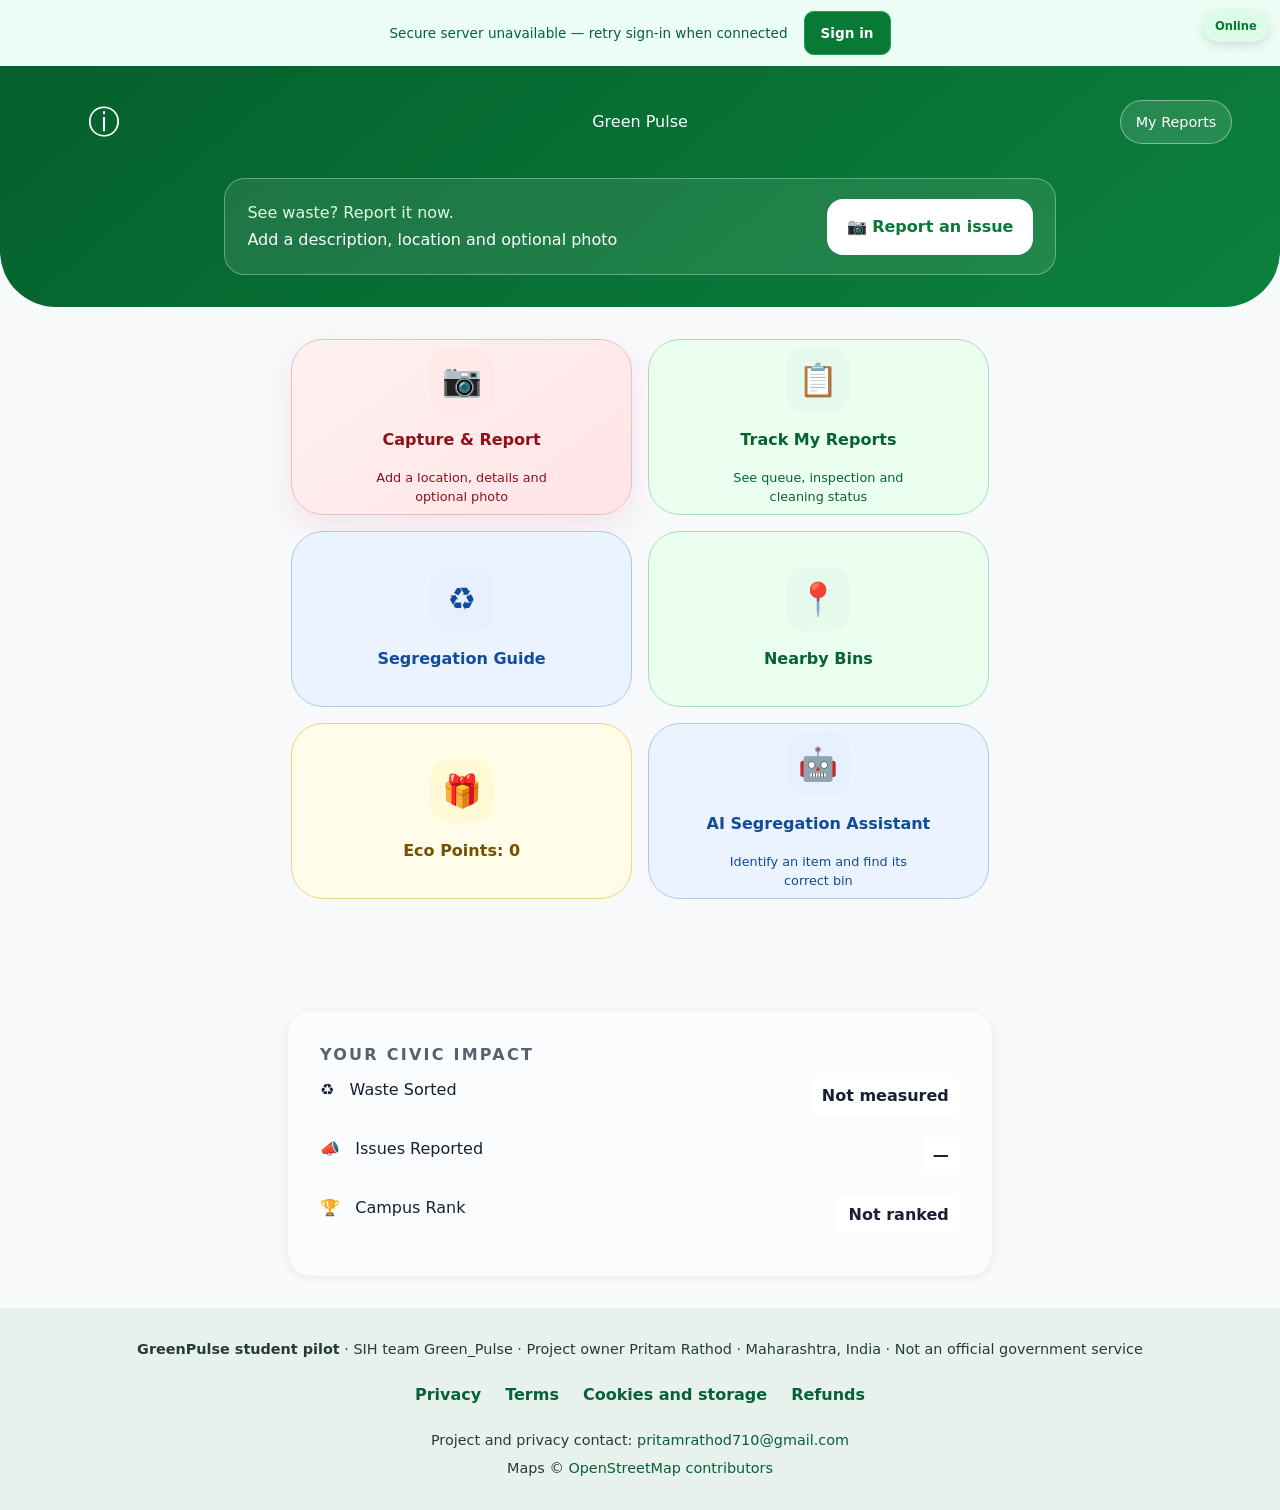
<file: index.html>
<!doctype html>
<html lang="en">
  <head>
    <meta http-equiv="Content-Security-Policy" content="default-src &#39;self&#39;; script-src &#39;self&#39;; style-src &#39;self&#39; &#39;unsafe-inline&#39;; img-src &#39;self&#39; data: blob: https://tile.openstreetmap.org; connect-src &#39;self&#39; https://greenpulse-api-o5a2.onrender.com; object-src &#39;none&#39;; base-uri &#39;self&#39;; form-action &#39;self&#39;; worker-src &#39;self&#39;">

    <meta charset="UTF-8" />
    <meta name="referrer" content="strict-origin-when-cross-origin" />
    <link rel="icon" type="image/svg+xml" href="./favicon.svg" />
    <link rel="apple-touch-icon" href="./social-preview.png" />
    <link rel="manifest" href="./manifest.webmanifest" />
    <meta name="theme-color" content="#16a34a" />
    <meta name="description" content="GreenPulse by Pritam Rathod is a student pilot for reporting and tracking waste and sanitation issues." />
    <meta name="author" content="Pritam Rathod" />
    <meta name="robots" content="index, follow" />
    <link rel="canonical" href="https://pritam710.github.io/Green-Pulse/" />
    <meta property="og:type" content="website" />
    <meta property="og:site_name" content="GreenPulse" />
    <meta property="og:title" content="GreenPulse · Waste segregation and verified civic reporting" />
    <meta property="og:description" content="A student pilot for AI-assisted waste segregation, geotagged reports, field-team workflow and citizen verification." />
    <meta property="og:url" content="https://pritam710.github.io/Green-Pulse/" />
    <meta property="og:image" content="https://pritam710.github.io/Green-Pulse/social-preview.png" />
    <meta property="og:image:width" content="1200" />
    <meta property="og:image:height" content="630" />
    <meta property="og:image:alt" content="GreenPulse waste segregation and civic reporting student pilot" />
    <meta name="twitter:card" content="summary_large_image" />
    <meta name="twitter:title" content="GreenPulse · Waste segregation and verified civic reporting" />
    <meta name="twitter:description" content="A student pilot led by Pritam Rathod for transparent waste reporting and resolution." />
    <meta name="twitter:image" content="https://pritam710.github.io/Green-Pulse/social-preview.png" />
    <meta name="apple-mobile-web-app-capable" content="yes" />
    <meta name="viewport" content="width=device-width, initial-scale=1.0" />
    <title>GreenPulse by Pritam Rathod · Waste Segregation and Reporting Pilot</title>
    <script type="module" crossorigin src="./assets/index-BKqQRDYf.js"></script>
    <link rel="stylesheet" crossorigin href="./assets/index-DGN0rfo-.css">
  </head>
  <body>
    <div id="root"></div>
  </body>
</html>
</file>
<file: assets/index-DGN0rfo-.css>
*,:before,:after,::backdrop{--tw-border-spacing-x:0;--tw-border-spacing-y:0;--tw-translate-x:0;--tw-translate-y:0;--tw-rotate:0;--tw-skew-x:0;--tw-skew-y:0;--tw-scale-x:1;--tw-scale-y:1;--tw-pan-x: ;--tw-pan-y: ;--tw-pinch-zoom: ;--tw-scroll-snap-strictness:proximity;--tw-gradient-from-position: ;--tw-gradient-via-position: ;--tw-gradient-to-position: ;--tw-ordinal: ;--tw-slashed-zero: ;--tw-numeric-figure: ;--tw-numeric-spacing: ;--tw-numeric-fraction: ;--tw-ring-inset: ;--tw-ring-offset-width:0px;--tw-ring-offset-color:#fff;--tw-ring-color:#3b82f680;--tw-ring-offset-shadow:0 0 #0000;--tw-ring-shadow:0 0 #0000;--tw-shadow:0 0 #0000;--tw-shadow-colored:0 0 #0000;--tw-blur: ;--tw-brightness: ;--tw-contrast: ;--tw-grayscale: ;--tw-hue-rotate: ;--tw-invert: ;--tw-saturate: ;--tw-sepia: ;--tw-drop-shadow: ;--tw-backdrop-blur: ;--tw-backdrop-brightness: ;--tw-backdrop-contrast: ;--tw-backdrop-grayscale: ;--tw-backdrop-hue-rotate: ;--tw-backdrop-invert: ;--tw-backdrop-opacity: ;--tw-backdrop-saturate: ;--tw-backdrop-sepia: ;--tw-contain-size: ;--tw-contain-layout: ;--tw-contain-paint: ;--tw-contain-style: }*,:before,:after{box-sizing:border-box;border:0 solid #e5e7eb}:before,:after{--tw-content:""}html,:host{-webkit-text-size-adjust:100%;tab-size:4;font-feature-settings:normal;font-variation-settings:normal;-webkit-tap-highlight-color:transparent;font-family:ui-sans-serif,system-ui,sans-serif,Apple Color Emoji,Segoe UI Emoji,Segoe UI Symbol,Noto Color Emoji;line-height:1.5}body{line-height:inherit;margin:0}hr{height:0;color:inherit;border-top-width:1px}abbr:where([title]){-webkit-text-decoration:underline dotted;text-decoration:underline dotted}h1,h2,h3,h4,h5,h6{font-size:inherit;font-weight:inherit}a{color:inherit;-webkit-text-decoration:inherit;text-decoration:inherit}b,strong{font-weight:bolder}code,kbd,samp,pre{font-feature-settings:normal;font-variation-settings:normal;font-family:ui-monospace,SFMono-Regular,Menlo,Monaco,Consolas,Liberation Mono,Courier New,monospace;font-size:1em}small{font-size:80%}sub,sup{vertical-align:baseline;font-size:75%;line-height:0;position:relative}sub{bottom:-.25em}sup{top:-.5em}table{text-indent:0;border-color:inherit;border-collapse:collapse}button,input,optgroup,select,textarea{font-feature-settings:inherit;font-variation-settings:inherit;font-family:inherit;font-size:100%;font-weight:inherit;line-height:inherit;letter-spacing:inherit;color:inherit;margin:0;padding:0}button,select{text-transform:none}button,input:where([type=button]),input:where([type=reset]),input:where([type=submit]){-webkit-appearance:button;background-color:#0000;background-image:none}:-moz-focusring{outline:auto}:-moz-ui-invalid{box-shadow:none}progress{vertical-align:baseline}::-webkit-inner-spin-button{height:auto}::-webkit-outer-spin-button{height:auto}[type=search]{-webkit-appearance:textfield;outline-offset:-2px}::-webkit-search-decoration{-webkit-appearance:none}::-webkit-file-upload-button{-webkit-appearance:button;font:inherit}summary{display:list-item}blockquote,dl,dd,h1,h2,h3,h4,h5,h6,hr,figure,p,pre{margin:0}fieldset{margin:0;padding:0}legend{padding:0}ol,ul,menu{margin:0;padding:0;list-style:none}dialog{padding:0}textarea{resize:vertical}input::-moz-placeholder{opacity:1;color:#9ca3af}textarea::-moz-placeholder{opacity:1;color:#9ca3af}input::placeholder,textarea::placeholder{opacity:1;color:#9ca3af}button,[role=button]{cursor:pointer}:disabled{cursor:default}img,svg,video,canvas,audio,iframe,embed,object{vertical-align:middle;display:block}img,video{max-width:100%;height:auto}[hidden]:where(:not([hidden=until-found])){display:none}body{--tw-bg-opacity:1;background-color:rgb(249 250 251/var(--tw-bg-opacity,1));--tw-text-opacity:1;color:rgb(17 24 39/var(--tw-text-opacity,1));-webkit-font-smoothing:antialiased;-moz-osx-font-smoothing:grayscale}.\!visible{visibility:visible!important}.visible{visibility:visible}.block{display:block}.hidden{display:none}.resize{resize:both}.filter{filter:var(--tw-blur) var(--tw-brightness) var(--tw-contrast) var(--tw-grayscale) var(--tw-hue-rotate) var(--tw-invert) var(--tw-saturate) var(--tw-sepia) var(--tw-drop-shadow)}.leaflet-pane,.leaflet-tile,.leaflet-marker-icon,.leaflet-marker-shadow,.leaflet-tile-container,.leaflet-pane>svg,.leaflet-pane>canvas,.leaflet-zoom-box,.leaflet-image-layer,.leaflet-layer{position:absolute;top:0;left:0}.leaflet-container{overflow:hidden}.leaflet-tile,.leaflet-marker-icon,.leaflet-marker-shadow{-webkit-user-select:none;user-select:none;-webkit-user-drag:none}.leaflet-tile::selection{background:0 0}.leaflet-safari .leaflet-tile{image-rendering:-webkit-optimize-contrast}.leaflet-safari .leaflet-tile-container{-webkit-transform-origin:0 0;width:1600px;height:1600px}.leaflet-marker-icon,.leaflet-marker-shadow{display:block}.leaflet-container .leaflet-overlay-pane svg{max-width:none!important;max-height:none!important}.leaflet-container .leaflet-marker-pane img,.leaflet-container .leaflet-shadow-pane img,.leaflet-container .leaflet-tile-pane img,.leaflet-container img.leaflet-image-layer,.leaflet-container .leaflet-tile{width:auto;padding:0;max-width:none!important;max-height:none!important}.leaflet-container img.leaflet-tile{mix-blend-mode:plus-lighter}.leaflet-container.leaflet-touch-zoom{touch-action:pan-x pan-y}.leaflet-container.leaflet-touch-drag{touch-action:none;touch-action:pinch-zoom}.leaflet-container.leaflet-touch-drag.leaflet-touch-zoom{touch-action:none}.leaflet-container{-webkit-tap-highlight-color:transparent}.leaflet-container a{-webkit-tap-highlight-color:#33b5e566}.leaflet-tile{filter:inherit;visibility:hidden}.leaflet-tile-loaded{visibility:inherit}.leaflet-zoom-box{box-sizing:border-box;z-index:800;width:0;height:0}.leaflet-overlay-pane svg{-moz-user-select:none}.leaflet-pane{z-index:400}.leaflet-tile-pane{z-index:200}.leaflet-overlay-pane{z-index:400}.leaflet-shadow-pane{z-index:500}.leaflet-marker-pane{z-index:600}.leaflet-tooltip-pane{z-index:650}.leaflet-popup-pane{z-index:700}.leaflet-map-pane canvas{z-index:100}.leaflet-map-pane svg{z-index:200}.leaflet-vml-shape{width:1px;height:1px}.lvml{behavior:url(#default#VML);display:inline-block;position:absolute}.leaflet-control{z-index:800;pointer-events:visiblePainted;pointer-events:auto;position:relative}.leaflet-top,.leaflet-bottom{z-index:1000;pointer-events:none;position:absolute}.leaflet-top{top:0}.leaflet-right{right:0}.leaflet-bottom{bottom:0}.leaflet-left{left:0}.leaflet-control{float:left;clear:both}.leaflet-right .leaflet-control{float:right}.leaflet-top .leaflet-control{margin-top:10px}.leaflet-bottom .leaflet-control{margin-bottom:10px}.leaflet-left .leaflet-control{margin-left:10px}.leaflet-right .leaflet-control{margin-right:10px}.leaflet-fade-anim .leaflet-popup{opacity:0;transition:opacity .2s linear}.leaflet-fade-anim .leaflet-map-pane .leaflet-popup{opacity:1}.leaflet-zoom-animated{transform-origin:0 0}svg.leaflet-zoom-animated{will-change:transform}.leaflet-zoom-anim .leaflet-zoom-animated{transition:transform .25s cubic-bezier(0,0,.25,1)}.leaflet-zoom-anim .leaflet-tile,.leaflet-pan-anim .leaflet-tile{transition:none}.leaflet-zoom-anim .leaflet-zoom-hide{visibility:hidden}.leaflet-interactive{cursor:pointer}.leaflet-grab{cursor:grab}.leaflet-crosshair,.leaflet-crosshair .leaflet-interactive{cursor:crosshair}.leaflet-popup-pane,.leaflet-control{cursor:auto}.leaflet-dragging .leaflet-grab,.leaflet-dragging .leaflet-grab .leaflet-interactive,.leaflet-dragging .leaflet-marker-draggable{cursor:move;cursor:grabbing}.leaflet-marker-icon,.leaflet-marker-shadow,.leaflet-image-layer,.leaflet-pane>svg path,.leaflet-tile-container{pointer-events:none}.leaflet-marker-icon.leaflet-interactive,.leaflet-image-layer.leaflet-interactive,.leaflet-pane>svg path.leaflet-interactive,svg.leaflet-image-layer.leaflet-interactive path{pointer-events:visiblePainted;pointer-events:auto}.leaflet-container{outline-offset:1px;background:#ddd}.leaflet-container a{color:#0078a8}.leaflet-zoom-box{background:#ffffff80;border:2px dotted #38f}.leaflet-container{font-family:Helvetica Neue,Arial,Helvetica,sans-serif;font-size:.75rem;line-height:1.5}.leaflet-bar{border-radius:4px;box-shadow:0 1px 5px #000000a6}.leaflet-bar a{text-align:center;color:#000;background-color:#fff;border-bottom:1px solid #ccc;width:26px;height:26px;line-height:26px;text-decoration:none;display:block}.leaflet-bar a,.leaflet-control-layers-toggle{background-position:50%;background-repeat:no-repeat;display:block}.leaflet-bar a:hover,.leaflet-bar a:focus{background-color:#f4f4f4}.leaflet-bar a:first-child{border-top-left-radius:4px;border-top-right-radius:4px}.leaflet-bar a:last-child{border-bottom:none;border-bottom-right-radius:4px;border-bottom-left-radius:4px}.leaflet-bar a.leaflet-disabled{cursor:default;color:#bbb;background-color:#f4f4f4}.leaflet-touch .leaflet-bar a{width:30px;height:30px;line-height:30px}.leaflet-touch .leaflet-bar a:first-child{border-top-left-radius:2px;border-top-right-radius:2px}.leaflet-touch .leaflet-bar a:last-child{border-bottom-right-radius:2px;border-bottom-left-radius:2px}.leaflet-control-zoom-in,.leaflet-control-zoom-out{text-indent:1px;font:700 18px Lucida Console,Monaco,monospace}.leaflet-touch .leaflet-control-zoom-in,.leaflet-touch .leaflet-control-zoom-out{font-size:22px}.leaflet-control-layers{background:#fff;border-radius:5px;box-shadow:0 1px 5px #0006}.leaflet-control-layers-toggle{background-image:url([data-uri]);width:36px;height:36px}.leaflet-retina .leaflet-control-layers-toggle{background-image:url([data-uri]);background-size:26px 26px}.leaflet-touch .leaflet-control-layers-toggle{width:44px;height:44px}.leaflet-control-layers .leaflet-control-layers-list,.leaflet-control-layers-expanded .leaflet-control-layers-toggle{display:none}.leaflet-control-layers-expanded .leaflet-control-layers-list{display:block;position:relative}.leaflet-control-layers-expanded{color:#333;background:#fff;padding:6px 10px 6px 6px}.leaflet-control-layers-scrollbar{padding-right:5px;overflow:hidden scroll}.leaflet-control-layers-selector{margin-top:2px;position:relative;top:1px}.leaflet-control-layers label{font-size:1.08333em;display:block}.leaflet-control-layers-separator{border-top:1px solid #ddd;height:0;margin:5px -10px 5px -6px}.leaflet-default-icon-path{background-image:url([data-uri])}.leaflet-container .leaflet-control-attribution{background:#fffc;margin:0}.leaflet-control-attribution,.leaflet-control-scale-line{color:#333;padding:0 5px;line-height:1.4}.leaflet-control-attribution a{text-decoration:none}.leaflet-control-attribution a:hover,.leaflet-control-attribution a:focus{text-decoration:underline}.leaflet-attribution-flag{width:1em;height:.6669em;vertical-align:baseline!important;display:inline!important}.leaflet-left .leaflet-control-scale{margin-left:5px}.leaflet-bottom .leaflet-control-scale{margin-bottom:5px}.leaflet-control-scale-line{white-space:nowrap;box-sizing:border-box;text-shadow:1px 1px #fff;background:#fffc;border:2px solid #777;border-top:none;padding:2px 5px 1px;line-height:1.1}.leaflet-control-scale-line:not(:first-child){border-top:2px solid #777;border-bottom:none;margin-top:-2px}.leaflet-control-scale-line:not(:first-child):not(:last-child){border-bottom:2px solid #777}.leaflet-touch .leaflet-control-attribution,.leaflet-touch .leaflet-control-layers,.leaflet-touch .leaflet-bar{box-shadow:none}.leaflet-touch .leaflet-control-layers,.leaflet-touch .leaflet-bar{background-clip:padding-box;border:2px solid #0003}.leaflet-popup{text-align:center;margin-bottom:20px;position:absolute}.leaflet-popup-content-wrapper{text-align:left;border-radius:12px;padding:1px}.leaflet-popup-content{min-height:1px;margin:13px 24px 13px 20px;font-size:1.08333em;line-height:1.3}.leaflet-popup-content p{margin:1.3em 0}.leaflet-popup-tip-container{pointer-events:none;width:40px;height:20px;margin-top:-1px;margin-left:-20px;position:absolute;left:50%;overflow:hidden}.leaflet-popup-tip{pointer-events:auto;width:17px;height:17px;margin:-10px auto 0;padding:1px;transform:rotate(45deg)}.leaflet-popup-content-wrapper,.leaflet-popup-tip{color:#333;background:#fff;box-shadow:0 3px 14px #0006}.leaflet-container a.leaflet-popup-close-button{text-align:center;color:#757575;background:0 0;border:none;width:24px;height:24px;font:16px/24px Tahoma,Verdana,sans-serif;text-decoration:none;position:absolute;top:0;right:0}.leaflet-container a.leaflet-popup-close-button:hover,.leaflet-container a.leaflet-popup-close-button:focus{color:#585858}.leaflet-popup-scrolled{overflow:auto}.leaflet-oldie .leaflet-popup-content-wrapper{-ms-zoom:1}.leaflet-oldie .leaflet-popup-tip{-ms-filter:"progid:DXImageTransform.Microsoft.Matrix(M11=0.70710678, M12=0.70710678, M21=-0.70710678, M22=0.70710678)";width:24px;filter:progid:DXImageTransform.Microsoft.Matrix(M11=.707107, M12=.707107, M21=-.707107, M22=.707107);margin:0 auto}.leaflet-oldie .leaflet-control-zoom,.leaflet-oldie .leaflet-control-layers,.leaflet-oldie .leaflet-popup-content-wrapper,.leaflet-oldie .leaflet-popup-tip{border:1px solid #999}.leaflet-div-icon{background:#fff;border:1px solid #666}.leaflet-tooltip{color:#222;white-space:nowrap;-webkit-user-select:none;user-select:none;pointer-events:none;background-color:#fff;border:1px solid #fff;border-radius:3px;padding:6px;position:absolute;box-shadow:0 1px 3px #0006}.leaflet-tooltip.leaflet-interactive{cursor:pointer;pointer-events:auto}.leaflet-tooltip-top:before,.leaflet-tooltip-bottom:before,.leaflet-tooltip-left:before,.leaflet-tooltip-right:before{pointer-events:none;content:"";background:0 0;border:6px solid #0000;position:absolute}.leaflet-tooltip-bottom{margin-top:6px}.leaflet-tooltip-top{margin-top:-6px}.leaflet-tooltip-bottom:before,.leaflet-tooltip-top:before{margin-left:-6px;left:50%}.leaflet-tooltip-top:before{border-top-color:#fff;margin-bottom:-12px;bottom:0}.leaflet-tooltip-bottom:before{border-bottom-color:#fff;margin-top:-12px;margin-left:-6px;top:0}.leaflet-tooltip-left{margin-left:-6px}.leaflet-tooltip-right{margin-left:6px}.leaflet-tooltip-left:before,.leaflet-tooltip-right:before{margin-top:-6px;top:50%}.leaflet-tooltip-left:before{border-left-color:#fff;margin-right:-12px;right:0}.leaflet-tooltip-right:before{border-right-color:#fff;margin-left:-12px;left:0}@media print{.leaflet-control{-webkit-print-color-adjust:exact;print-color-adjust:exact}}*{box-sizing:border-box}html{scroll-behavior:smooth}button,input,textarea,select{font:inherit}button{cursor:pointer;min-height:44px}button:focus-visible,input:focus-visible,textarea:focus-visible,select:focus-visible,a:focus-visible{outline-offset:3px;outline:3px solid #fbbf24}.landing,.citizen,.admin{color:#172033;background:#f8f9fb;min-height:100vh}.skip{z-index:3000;color:#065f46;background:#fff;border-radius:.5rem;padding:.7rem 1rem;position:fixed;top:-4rem;left:1rem}.skip:focus{top:1rem}.hero{text-align:center;color:#fff;background:linear-gradient(140deg,#05602d,#0b813d);border-radius:0 0 4rem 4rem;padding:4.5rem 1.5rem 4rem;position:relative;overflow:hidden;box-shadow:0 18px 35px #0f51322c}.hero>*{z-index:1;position:relative}.hero-glow{z-index:0;background:radial-gradient(circle,#fff2,#0000 68%);border-radius:50%;width:38rem;height:38rem;animation:8s ease-in-out infinite alternate drift;position:absolute;inset:-40% -10% auto auto}.logo{background:#fff;border-radius:50%;place-items:center;width:6rem;height:6rem;margin:auto;font-size:3rem;display:grid;box-shadow:0 12px 30px #064e3b44}.hero-kicker{letter-spacing:.08em;text-transform:uppercase;background:#0002;border:1px solid #fff8;border-radius:999px;margin:1.4rem 0 0;padding:.35rem .8rem;font-size:.8rem;font-weight:800;display:inline-block}.hero h1{margin:.6rem 0 0;font-size:clamp(3rem,8vw,5rem)}.hero h2{margin:.2rem 0 .8rem;font-size:clamp(1.2rem,3vw,1.8rem)}.hero-copy{color:#fff;max-width:45rem;margin:0 auto 1.8rem;font-size:1.05rem;line-height:1.7}.hero-actions{grid-template-columns:repeat(2,minmax(0,15rem));justify-content:center;gap:.8rem;display:grid}.hero button{color:#065f46;background:#fff;border:0;border-radius:99px;width:100%;padding:1.15rem;font-size:1.05rem;font-weight:800;transition:all .25s;box-shadow:0 10px 25px #064e3b44}.hero button.hero-signin{color:#fff;background:#043d27;border:1px solid #fff9}.hero button:hover{transform:translateY(-3px);box-shadow:0 15px 35px #064e3b66}.trust-row{color:#fff;flex-wrap:wrap;justify-content:center;gap:.7rem 1.5rem;margin-top:1.4rem;font-size:.9rem;display:flex}.features{max-width:48rem;margin:auto;padding:4rem 1.5rem}.label{text-transform:uppercase;letter-spacing:.14em;color:#56616d;font-weight:800}.features>article{background:#fff;border:1px solid #e6e8ec;border-radius:1.2rem;gap:1.2rem;margin:1.2rem 0;padding:1.5rem;transition:all .25s;display:flex;box-shadow:0 3px 10px #1111}.features>article:hover{transform:translateY(-4px);box-shadow:0 14px 35px #0f172a14}.features article p{color:#52606d;margin:.4rem 0}.icon{background:#fff;border-radius:1.2rem;flex:none;place-items:center;width:4rem;height:4rem;font-size:2rem;display:grid}.icon.blue{background:#e6f0ff}.icon.red{background:#fee8e8}.icon.green{background:#e5faec}.icon.yellow{background:#fff9d5}.link{color:#075f3c;background:0 0;border:0;margin:4rem auto 0;font-weight:800;display:block}.journey,.gov-ready{max-width:76rem;margin:0 auto;padding:4rem 1.5rem}.journey>h2,.gov-ready h2{max-width:48rem;font-size:clamp(1.7rem,4vw,2.6rem)}.journey-grid{grid-template-columns:repeat(5,1fr);gap:.8rem;margin-top:2rem;display:grid}.journey-grid article{background:#fff;border:1px solid #e2e8f0;border-radius:1rem;padding:1.2rem;position:relative;box-shadow:0 6px 20px #0f172a0c}.journey-grid article>span{color:#065f46;background:#dcfce7;border-radius:50%;place-items:center;width:2rem;height:2rem;margin-bottom:.8rem;font-weight:900;display:grid}.journey-grid article b,.journey-grid article p{display:block}.journey-grid article p{color:#52606d;font-size:.9rem;line-height:1.5}.gov-ready{color:#fff;background:#052e22;border-radius:2rem;grid-template-columns:1.2fr 1fr;align-items:center;gap:3rem;margin-bottom:4rem;display:grid}.gov-ready .label{color:#a7f3d0}.gov-ready p{color:#ecfdf5;line-height:1.7}.readiness-grid{grid-template-columns:1fr 1fr;gap:.7rem;display:grid}.readiness-grid article{background:#ffffff0d;border:1px solid #fff5;border-radius:1rem;padding:1.1rem;display:grid}.readiness-grid b{color:#bbf7d0;font-size:1.8rem}.readiness-grid span{color:#fff;font-size:.9rem}.citizen>header{color:#fff;background:linear-gradient(140deg,#05602d,#0b813d);border-radius:0 0 3.5rem 3.5rem;padding:2rem clamp(1.2rem,5vw,3rem)}.top{text-align:center;grid-template-columns:3rem 1fr 3rem;align-items:center;display:grid}.top h1{margin:0}.top button{color:#fff;background:0 0;border:0;font-size:2rem}.clean{text-transform:uppercase;background:#fff2;border:1px solid #fff5;border-radius:1rem;justify-content:space-between;align-items:center;margin-top:2rem;padding:1.5rem;display:flex}.clean strong{font-size:2rem}.actions{grid-template-columns:repeat(2,minmax(0,1fr));gap:1rem;max-width:46rem;margin:2rem auto;padding:0 1.2rem;display:grid}.actions>button{border:1px solid;border-radius:2rem;flex-direction:column;justify-content:center;align-items:center;gap:1rem;min-height:11rem;transition:all .2s;display:flex}.actions>button:hover{transform:translateY(-4px)}.actions>.blue{color:#134b9b;background:#eaf3ff;border-color:#aac9ef}.actions>.red{color:#8f1018;background:#fff0f0;border-color:#f2bcbc}.actions>.green{color:#066331;background:#ebfff1;border-color:#a5dfb8}.actions>.yellow{color:#765000;background:#fffde9;border-color:#ead77d}.impact{background:#fbfcfd;border-radius:1.5rem;max-width:44rem;margin:7rem auto 2rem;padding:2rem;box-shadow:0 2px 12px #1111}.impact div{justify-content:space-between;padding:.7rem 0;display:flex}.impact div b{background:#fff;border-radius:.4rem;padding:.4rem .7rem}.impact small{color:#52606d}.shade{z-index:1000;background:#0a0f14b5;place-items:center;padding:1.2rem;animation:.2s fade;display:grid;position:fixed;inset:0}.modal{text-align:center;background:#fff;border-radius:2rem;width:min(38rem,100%);max-height:92vh;padding:2rem;animation:.25s rise;overflow:auto;box-shadow:0 25px 70px #0006}.scanner{cursor:pointer;background:#fafbfc;border:4px dashed #aeb4bd;border-radius:1.3rem;place-items:center;height:18rem;display:grid;overflow:hidden}.scanner span{gap:1rem;font-size:3rem;display:grid}.scanner span b{color:#52606d;font-size:1rem}.scanner img{-o-object-fit:cover;object-fit:cover;width:100%;height:100%}.scanner input,.photo input{display:none}.result h2{color:#087a35}.result small{color:#4b5563}.dark{color:#fff;background:#192438;border:0;border-radius:1rem;width:100%;margin-top:1rem;padding:1rem;font-weight:800}.report h2{text-align:left;color:#a30e15}.report textarea{border:2px solid #c9ced6;border-radius:1rem;width:100%;min-height:9rem;padding:1rem}.photo{color:#184f9c;cursor:pointer;background:#edf4ff;border-radius:.8rem;margin:1rem 0;padding:.85rem;font-weight:700;display:block}.report>p{color:#52606d}.message{border-radius:.7rem;padding:.8rem}.message.error{color:#9f1010;background:#fff0f0}.message.ok{color:#065f46;background:#ecfdf3}.buttons{grid-template-columns:1fr 1fr;gap:1rem;margin-top:1rem;display:grid}.buttons button{border:0;border-radius:1rem;padding:1rem;font-weight:800}.buttons button:first-child{color:#172033;background:#e8eaee}.buttons button:last-child{color:#fff;background:#b5141b}.buttons button:disabled{opacity:.5}.gift{font-size:4rem}.greenText{color:#087a35}.left{text-align:left;margin-top:2rem}.voucher{text-align:left;border:1px solid #d9dde3;border-radius:1rem;justify-content:space-between;align-items:center;padding:1rem;display:flex}.voucher span{display:grid}.voucher small{color:#52606d}.voucher>strong{color:#704b00;background:#fff4bd;border-radius:.6rem;padding:.5rem}.admin>header{background:#fff;grid-template-columns:auto 1fr auto auto auto;align-items:center;gap:1rem;padding:1.5rem;display:grid;box-shadow:0 3px 10px #1112}.admin header>button{background:0 0;border:0;font-size:2rem}.admin header h1{margin:0}.admin header p{color:#52606d;margin:.3rem 0}.stat{text-align:center;border:1px solid;border-radius:1rem;padding:1rem}.stat b,.stat span{display:block}.stat.red{color:#9f1010;background:#fff5f5;border-color:#fecaca}.stat.green{color:#065f46;background:#f0fdf4;border-color:#bbf7d0}.map{height:62vh;min-height:32rem}.list{max-width:70rem;margin:auto;padding:2rem}.list>div{justify-content:space-between;display:flex}.list button{color:#fff;background:#087a35;border:0;border-radius:.6rem;padding:.6rem 1rem}.list article{border-bottom:1px solid #eee;justify-content:space-between;padding:1rem 0;display:flex}.list article span,.list small{color:#52606d}.workspace-loading{color:#172033;text-align:center;background:#f8fafc;place-items:center;min-height:100vh;display:grid}.workspace-loading span{font-size:3rem}.workspace-loading h1{margin:.5rem 0}.workspace-loading p{color:#52606d}.bin-map{border-radius:1rem;width:100%;height:18rem;overflow:hidden}.bin-notice{text-align:left;color:#64748b;font-size:.85rem}.bin-list{text-align:left;max-height:14rem;overflow:auto}.bin-list article{border-bottom:1px solid #eee;justify-content:space-between;align-items:center;gap:1rem;padding:.8rem 0;display:flex}.bin-list span{display:grid}.bin-list small{color:#6b7280;margin-top:.2rem}.bin-list strong{white-space:nowrap;color:#087a35}.leaflet-container{z-index:1}@media (width<=600px){.hero{padding-top:4rem}.hero-actions{grid-template-columns:1fr;max-width:22rem;margin:auto}.actions{gap:.8rem}.actions>button{min-height:10rem}.impact{border-radius:0;margin-top:5rem}.modal{border-radius:1.5rem;padding:1.2rem}.admin>header{grid-template-columns:2.5rem 1fr;gap:.7rem;padding:1rem}.admin header h1{font-size:1.15rem}.admin header p{font-size:.8rem}.stat{padding:.7rem;font-size:.8rem}.map{width:100%;height:60vh;min-height:24rem}.list{padding:1.2rem}.list article{gap:.3rem;display:grid}.bin-map{height:15rem}}.network{z-index:2000;border-radius:999px;padding:.4rem .7rem;font-size:.72rem;font-weight:800;position:fixed;top:.75rem;right:.75rem;box-shadow:0 3px 12px #0002}.network.online{color:#087a35;background:#dcfce7}.network.offline{color:#92400e;background:#fef3c7}.link.secondary{color:#334155;margin-top:1rem}.actions .wide{flex-direction:row;grid-column:1/-1;min-height:7rem}.stream-grid{grid-template-columns:1fr 1fr;gap:.7rem;display:grid}.stream-grid button{text-align:left;border:1px solid;border-radius:1rem;gap:.35rem;padding:1rem;display:grid}.stream-grid span{font-size:1.8rem}.stream-grid small{color:#475569}.stream-grid .green{background:#ecfdf3;border-color:#bbf7d0}.stream-grid .blue{background:#eff6ff;border-color:#bfdbfe}.stream-grid .red{background:#fff1f2;border-color:#fecdd3}.stream-grid .special{background:#f5f3ff;border-color:#c4b5fd}.stream-advice{text-align:left;background:#f1f5f9;border-radius:1rem;margin-top:1rem;padding:1rem}.stream-advice h3{margin:0}.form-row{text-align:left;grid-template-columns:2fr 1fr;gap:.7rem;margin-bottom:.8rem;display:grid}.form-row label{font-size:.8rem;font-weight:800}.form-row select{background:#fff;border:1px solid #d8dde5;border-radius:.7rem;width:100%;margin-top:.3rem;padding:.75rem;display:block}.analytics,.staff-summary{background:#f8fafc;grid-template-columns:repeat(4,1fr);gap:1rem;padding:1rem;display:grid}.analytics div,.staff-summary div{text-align:center;background:#fff;border:1px solid #e5e7eb;border-radius:1rem;padding:1rem;display:grid}.analytics b,.staff-summary b{color:#07883c;font-size:1.7rem}.analytics span,.staff-summary span{color:#64748b;font-size:.8rem}.stat.amber{color:#9a5b00;background:#fffbeb;border-color:#fde68a}.report-row{grid-template-columns:minmax(0,1fr) auto auto;align-items:center;gap:1rem;display:grid!important}.report-row>span:first-child{display:grid}.report-row small{margin-top:.3rem}.status{background:#f1f5f9;border-radius:999px;padding:.35rem .65rem;font-size:.75rem;font-weight:800}.status.pending{color:#b91c1c;background:#fee2e2}.status.assigned{color:#1d4ed8;background:#dbeafe}.status.in-progress{color:#9a5b00;background:#fef3c7}.status.resolved,.status.verified{color:#087a35;background:#dcfce7}.row-actions button{min-width:5rem}.staff{color:#172033;background:#f8fafc;min-height:100vh}.staff>header{color:#fff;background:linear-gradient(140deg,#065f46,#16a34a);grid-template-columns:auto 1fr auto;align-items:center;gap:1rem;padding:1.5rem;display:grid}.staff header button{border:0;border-radius:.7rem;padding:.7rem 1rem}.staff header h1{margin:0}.staff header p{color:#dcfce7;margin:.3rem 0}.staff-summary{grid-template-columns:repeat(3,1fr);max-width:60rem;margin:1.5rem auto}.task-list{gap:1rem;max-width:60rem;margin:auto;padding:1.5rem;display:grid}.task-list>article,.empty{background:#fff;border:1px solid #e5e7eb;border-radius:1.2rem;padding:1.3rem;box-shadow:0 4px 15px #0f172a0b}.task-head{justify-content:space-between;gap:1rem;display:flex}.task-head>span:first-child{display:grid}.task-head small{color:#64748b;margin-top:.3rem}.task-actions button{color:#fff;background:#16a34a;border:0;border-radius:.7rem;padding:.8rem 1rem;font-weight:800}.task-actions span{color:#087a35;font-weight:700}.empty{text-align:center}.empty>span{color:#16a34a;font-size:3rem}@media (width<=600px){.stream-grid,.form-row{grid-template-columns:1fr}.analytics{grid-template-columns:1fr 1fr}.report-row{grid-template-columns:1fr auto!important}.row-actions{grid-column:1/-1}.staff>header{grid-template-columns:auto 1fr}.staff>header>button:last-child{grid-column:1/-1}.staff-summary{margin:1rem}.task-list{padding:1rem}}.queue-tools{grid-template-columns:1fr 12rem;gap:.7rem;margin:1rem 0;display:grid!important}.queue-tools input,.queue-tools select{background:#fff;border:1px solid #cbd5e1;border-radius:.7rem;width:100%;padding:.75rem}.sla{color:#087a35!important;display:block!important}.sla.late{font-weight:800;color:#b91c1c!important}.audit{background:#fff;border:1px solid #e2e8f0;border-radius:1.5rem;max-width:70rem;margin:0 auto 4rem;padding:2rem}.audit h2{margin-top:0}.audit article{border-top:1px solid #f1f5f9;grid-template-columns:5rem 1fr auto;gap:1rem;padding:.8rem 0;display:grid}.audit article>span{color:#087a35;font-weight:900}.audit article small{color:#64748b}@keyframes fade{0%{opacity:0}to{opacity:1}}@keyframes rise{0%{opacity:0;transform:translateY(14px)}to{opacity:1;transform:none}}@keyframes drift{0%{transform:translate(0,0)}to{transform:translate(-2rem,2rem)}}@media (prefers-reduced-motion:reduce){*{scroll-behavior:auto!important;transition:none!important;animation:none!important}}@media (width<=800px){.journey-grid{grid-template-columns:1fr 1fr}.gov-ready{grid-template-columns:1fr;margin:0 1rem 3rem}.admin>header{grid-template-columns:auto 1fr repeat(3,auto)}.admin header>div:nth-child(2){grid-column:2/-1}.queue-tools{grid-template-columns:1fr}.audit article{grid-template-columns:4rem 1fr}.audit article small{grid-column:2}}@media (width<=520px){.journey-grid{grid-template-columns:1fr}.readiness-grid{grid-template-columns:1fr 1fr}.hero{border-radius:0 0 2.5rem 2.5rem}.trust-row{display:grid}.admin>header{grid-template-columns:auto 1fr}.admin .stat{font-size:.72rem}.audit{margin:0 1rem 3rem;padding:1.2rem}}.landing>footer{text-align:center;color:#64748b;padding:0 1rem 3rem}.top .track-top{color:#fff;background:#ffffff1f;border:1px solid #fff6;border-radius:999px;width:auto;padding:.55rem .8rem;font-size:.75rem}.quick-report{text-align:left;background:#ffffff18;border:1px solid #fff5;border-radius:1.3rem;justify-content:space-between;align-items:center;gap:1rem;max-width:52rem;margin:2rem auto 0;padding:1.2rem 1.4rem;display:flex}.quick-report p,.quick-report h2{margin:.15rem 0}.quick-report p{color:#dcfce7}.quick-report button{color:#087a35;white-space:nowrap;background:#fff;border:0;border-radius:1rem;padding:1rem 1.2rem;font-weight:900}.actions>button small{color:currentColor;opacity:.75;max-width:14rem}.actions>.primary-action{background:linear-gradient(145deg,#fff1f2,#ffe4e6);box-shadow:0 12px 30px #be123c18}.citizen-reports{text-align:left;gap:1rem;display:grid}.citizen-reports>article{background:#f8fafc;border:1px solid #e2e8f0;border-radius:1rem;padding:1rem}.citizen-reports article>div:first-child{gap:.6rem;display:grid}.citizen-reports .status{width:max-content}.citizen-reports p{color:#475569}.citizen-reports small{color:#087a35;font-weight:700}.citizen-reports button{color:#fff;background:#16a34a;border:0;border-radius:.65rem;margin-top:.8rem;padding:.7rem;font-weight:800}.progress-track{grid-template-columns:repeat(6,1fr);gap:.25rem;margin-top:.9rem;display:grid!important}.progress-track i{background:#e2e8f0;border-radius:99px;height:.35rem}.progress-track i.done{background:#22c55e}.verified-note{background:#ecfdf3;border-radius:.7rem;padding:.7rem;color:#087a35!important}.status.cleaning{color:#9a5b00;background:#fef3c7}.status.citizen-confirmed{color:#065f46;background:#a7f3d0}@media (width<=600px){.quick-report{flex-direction:column;align-items:stretch}.quick-report button{width:100%}.top{grid-template-columns:3rem 1fr auto}.top h1{font-size:1.25rem}.actions{grid-template-columns:1fr 1fr}.actions>button{min-height:9rem;padding:.7rem}.actions>button small{font-size:.7rem}}.top .track-top{white-space:nowrap;min-width:max-content;line-height:1.2}.top{grid-template-columns:minmax(3.5rem,7rem) 1fr minmax(7rem,auto);gap:.75rem}.top .track-top{white-space:nowrap;justify-self:end;min-width:7rem;font-size:.9rem;line-height:1.2}@media (width<=600px){.top{grid-template-columns:3rem 1fr 6.4rem}.top .track-top{min-width:6.4rem;padding:.55rem .65rem;font-size:.8rem}}.classifier{text-align:left}.classifier-heading{align-items:flex-start;gap:1rem;margin-bottom:1rem;display:flex}.classifier-heading>span{background:#dcfce7;border-radius:1rem;flex:0 0 3.3rem;place-items:center;width:3.3rem;height:3.3rem;font-size:1.8rem;display:grid}.classifier-heading h2{color:#065f46;margin:.15rem 0}.classifier-heading p{color:#52606d;margin:.35rem 0 0;line-height:1.5}.classifier .scanner{text-align:center;background:#f0fdf4;border-color:#86bca0;width:100%;height:10rem}.classifier .scanner:hover{background:#ecfdf3;border-color:#087a35}.classifier .scanner:disabled{cursor:not-allowed;opacity:.7}.classifier .scanner span{gap:.45rem;font-size:2.2rem}.classifier .scanner span b{color:#065f46}.classifier .scanner span small{color:#64748b;padding:0 .7rem;font-size:.75rem}.classifier-file{clip:rect(0,0,0,0);white-space:nowrap;border:0;width:1px;height:1px;padding:0;position:absolute;overflow:hidden}.classifier-photo-help{color:#64748b;margin:.4rem 0 0;font-size:.72rem}.classifier-photos{grid-template-columns:repeat(3,minmax(0,1fr));gap:.7rem;margin:1rem 0;display:grid}.classifier-photos figure{background:#f8fafc;border:1px solid #d9e1e8;border-radius:.9rem;margin:0;position:relative;overflow:hidden}.classifier-photos img{-o-object-fit:cover;object-fit:cover;width:100%;height:7rem;display:block}.classifier-photos button{color:#fff;background:#172033e8;border:0;border-radius:50%;place-items:center;width:2rem;min-height:2rem;padding:0;font-size:1.35rem;display:grid;position:absolute;top:.35rem;right:.35rem}.classifier-photos figcaption{text-align:center;color:#475569;padding:.4rem;font-size:.72rem}.classifier-description{color:#172033;margin-top:1rem;font-weight:800;display:block}.classifier-description textarea{resize:vertical;border:1px solid #b9c3cf;border-radius:.8rem;width:100%;min-height:5.8rem;margin-top:.4rem;padding:.8rem;font-weight:400;display:block}.classifier-description>small{color:#64748b;margin-top:.35rem;font-size:.72rem;font-weight:400;display:block}.classifier-message{color:#334155;background:#f1f5f9;border-radius:.75rem;align-items:center;gap:.6rem;margin-top:1rem;padding:.8rem 1rem;display:flex}.classifier-message.loading{color:#1e40af;background:#eff6ff}.classifier-message.success{color:#065f46;background:#ecfdf3}.classifier-message.uncertain{color:#854d0e;background:#fefce8}.classifier-message.error{color:#991b1b;background:#fef2f2}.classifier-spinner{border:2px solid #93c5fd;border-top-color:#1d4ed8;border-radius:50%;flex:none;width:1.1rem;height:1.1rem;animation:.75s linear infinite classifier-spin}.classification-result{border:1px solid;border-radius:1rem;margin-top:1rem;padding:1rem}.classification-result.confident{background:#f0fdf4;border-color:#86efac}.classification-result.uncertain{background:#fffbeb;border-color:#fde047}.classification-result-title{align-items:center;gap:.7rem;display:flex}.classification-result-title>span{font-size:1.7rem}.classification-result-title>div{flex:1;min-width:0}.classification-result-title small{color:#64748b;text-transform:uppercase;letter-spacing:.06em;font-weight:800}.classification-result-title h3{margin:.15rem 0;font-size:1.35rem}.classification-result-title>strong{color:#065f46;background:#fff;border-radius:.55rem;padding:.4rem .55rem}.classification-result dl{grid-template-columns:1fr 1fr;gap:.6rem;margin:1rem 0;display:grid}.classification-result dl>div{background:#ffffffb8;border-radius:.65rem;padding:.7rem}.classification-result dt{color:#64748b;text-transform:uppercase;font-size:.72rem;font-weight:800}.classification-result dd{margin:.2rem 0 0;font-weight:800}.classification-guidance,.classification-caution{margin:.7rem 0 0;line-height:1.5}.classification-caution{color:#713f12}.classifier-safety{color:#64748b;margin:1rem 0 0;font-size:.78rem;line-height:1.5}.classifier-actions{grid-template-columns:1fr 1.4fr;gap:.7rem;margin-top:1rem;display:grid}.classifier-actions button{border:0;border-radius:.8rem;padding:.9rem;font-weight:800}.classifier-actions button:first-child{color:#172033;background:#e8eaee}.classifier-actions button:last-child{color:#fff;background:#087a35}.classifier-actions button:disabled{cursor:not-allowed;opacity:.55}@keyframes classifier-spin{to{transform:rotate(360deg)}}@media (width<=520px){.classifier-heading>span{display:none}.classifier-photos img{height:5.5rem}.classification-result dl,.classifier-actions{grid-template-columns:1fr}.classifier-actions button:first-child{order:2}}.classifier-consent{color:#14532d;background:#f0fdf4;border:1px solid #bbf7d0;border-radius:.8rem;align-items:flex-start;gap:.7rem;margin-top:1rem;padding:.9rem;font-size:.82rem;line-height:1.5;display:flex}.classifier-consent input{flex:none;width:1.15rem;height:1.15rem;margin-top:.12rem}.classifier-privacy{color:#64748b;margin:.55rem 0 0;font-size:.76rem;line-height:1.45}.classifier-privacy a{color:#065f46;font-weight:800}.classification-review-notice{color:#475569;background:#ffffffb8;border-radius:.65rem;padding:.65rem;font-size:.8rem}.classification-result dl{grid-template-columns:repeat(auto-fit,minmax(8.5rem,1fr))}.classification-flags{flex-wrap:wrap;gap:.5rem;display:flex}.classification-flags span{color:#065f46;background:#dcfce7;border-radius:999px;padding:.35rem .55rem;font-size:.75rem;font-weight:800}.classification-flags .hazardous{color:#991b1b;background:#fee2e2}.classification-guidance,.classification-caution,.classification-alternatives{margin:.7rem 0 0;line-height:1.5}.classification-caution,.classification-alternatives{color:#713f12}.classification-review{border-top:1px solid #bbf7d0;grid-template-columns:1fr auto;align-items:end;gap:.7rem;margin-top:1rem;padding-top:1rem;display:grid}.classification-review label{font-size:.8rem;font-weight:800}.classification-review select{background:#fff;border:1px solid #86bca0;border-radius:.65rem;width:100%;margin-top:.35rem;padding:.7rem;display:block}.classification-review button{color:#fff;background:#087a35;border:0;border-radius:.65rem;padding:.7rem .8rem;font-weight:800}.classification-review p{color:#065f46;grid-column:1/-1;margin:0;font-weight:800}@media (width<=520px){.classification-result dl,.classification-review{grid-template-columns:1fr}.classification-review p{grid-column:auto}}.scanner input,.photo input{clip-path:inset(50%);white-space:nowrap;border:0;width:1px;height:1px;padding:0;display:block;position:absolute;overflow:hidden}.scanner:focus-within,.photo:focus-within{outline-offset:3px;outline:3px solid #fbbf24}.staff>header{background:linear-gradient(140deg,#064e3b,#087a35)}.task-actions button,.citizen-reports button{background:#087a35}.actions>button small{opacity:1}.progress-track{grid-template-columns:repeat(7,1fr)}.admin>header,.staff>header{grid-template-columns:minmax(0,1fr) auto}@media (width<=800px){.admin>header{grid-template-columns:1fr}.admin-header-actions{grid-template-columns:1fr 1fr;width:100%;display:grid}}@media (width<=600px){.staff>header{grid-template-columns:1fr}.staff>header>button:last-child{grid-column:1}.admin-header-actions{grid-template-columns:1fr}}.account-bar{color:#065f46;background:#ecfdf5;flex-wrap:wrap;justify-content:center;align-items:center;gap:1rem;padding:.7rem 1rem;font-size:.85rem;display:flex}.demo-account-badge{color:#0f766e;letter-spacing:.04em;text-transform:uppercase;background:0 0;border:1px solid;border-radius:999px;padding:.22rem .5rem;font-size:.7rem;font-weight:900}.account-bar button,.security-panel>button{color:#065f46;cursor:pointer;background:#fff;border:1px solid #16a34a;border-radius:.6rem;padding:.5rem .8rem}.security-panel{color:#172033;background:#fff;border:1px solid #bbf7d0;border-radius:1rem;max-width:32rem;max-height:85vh;margin:2rem auto;padding:1.5rem;overflow-y:auto}.security-panel form,.modal form{gap:.8rem;display:grid}.security-panel label,.modal form label{text-align:left;gap:.4rem;display:grid}.security-panel input,.modal form input,.modal form textarea,.modal form select{box-sizing:border-box;border:1px solid #cbd5e1;border-radius:.6rem;width:100%;padding:.7rem}.privacy-note{color:#475569;font-size:.8rem;line-height:1.5}.server-readiness{color:#075985;text-align:left;background:#f0f9ff;border:1px solid #bae6fd;border-radius:.7rem;justify-content:space-between;align-items:center;gap:.75rem;margin:.8rem 0;padding:.75rem;font-size:.82rem;line-height:1.45;display:flex}.server-readiness.ready{color:#166534;background:#f0fdf4;border-color:#bbf7d0}.server-readiness.unavailable{color:#991b1b;background:#fef2f2;border-color:#fecaca}.server-readiness button{color:inherit;background:#fff;border:1px solid;border-radius:.5rem;flex:none;padding:.45rem .65rem;font-weight:800}.demo-account-note{color:#134e4a;text-align:left;background:#f0fdfa;border-left:4px solid #0f766e;border-radius:.35rem;padding:.75rem;font-size:.8rem;line-height:1.5}.evidence{-o-object-fit:contain;object-fit:contain;border-radius:.6rem;max-width:100%;max-height:16rem}button:disabled{opacity:.55;cursor:not-allowed}.citizen-reports{min-width:0}.citizen-reports article{overflow-wrap:anywhere;min-width:0}.citizen-reports article>b,.citizen-reports article>small{display:block}.citizen-reports article>small{line-height:1.45}.staff-admin{background:#f0fdf4;grid-template-columns:minmax(15rem,.8fr) minmax(22rem,1.2fr);align-items:start;gap:1.5rem;padding:1.5rem max(1.2rem,50% - 35rem);display:grid}.staff-admin p{color:#475569;line-height:1.5}.staff-admin form{grid-template-columns:1fr 1fr;gap:.75rem;display:grid}.staff-admin label{gap:.3rem;font-weight:700;display:grid}.staff-admin input,.staff-admin select{background:#fff;border:1px solid #b8c5d1;border-radius:.6rem;width:100%;padding:.7rem}.staff-admin button{color:#fff;background:#087a35;border:0;border-radius:.6rem;align-self:end;padding:.75rem;font-weight:800}@media (width<=700px){.staff-admin,.staff-admin form{grid-template-columns:1fr}}.admin>header{grid-template-columns:minmax(0,1fr) auto;gap:1rem}.admin header>button{color:#065f46;white-space:nowrap;background:#fff;border:1px solid #bbf7d0;border-radius:.7rem;padding:.7rem 1rem;font-size:1rem;font-weight:700}.operations-map{background:#f8fafc}.operations-map .map{width:100%;height:clamp(24rem,45vh,34rem);min-height:0}.operations-map>p{color:#92400e;background:#fffbeb;max-width:70rem;margin:0 auto;padding:.85rem 2rem;font-weight:700}.admin .list>input{background:#fff;border:1px solid #cbd5e1;border-radius:.7rem;width:min(100%,34rem);margin:.7rem 0;padding:.75rem;display:block}.staff-directory{background:#fff;border:1px solid #bbf7d0;border-radius:1rem;grid-column:1/-1;padding:1rem}.staff-directory h3{margin:0}.staff-directory article{border-top:1px solid #e2e8f0;justify-content:space-between;align-items:center;gap:1rem;padding:.8rem 0;display:flex}.staff-directory article>span{min-width:0;display:grid}.staff-directory small{overflow-wrap:anywhere;color:#64748b}.staff-directory strong{color:#065f46;background:#dcfce7;border-radius:999px;padding:.4rem .7rem}.staff-directory button{background:#b91c1c;flex:none}@media (width<=600px){.admin>header{grid-template-columns:1fr}.operations-map .map{height:24rem}.operations-map>p{padding:.8rem 1.2rem}}.worker-header{z-index:20;grid-template-columns:minmax(0,1fr) auto;position:sticky;top:0;box-shadow:0 8px 24px #052e2230}.worker-kicker{color:#bbf7d0;letter-spacing:.12em;text-transform:uppercase;margin-bottom:.2rem;font-size:.72rem;font-weight:900;display:block}.staff-summary{background:0 0;grid-template-columns:repeat(4,minmax(0,1fr));max-width:64rem;margin:1.25rem auto 0}.worker-toolbar{grid-template-columns:minmax(16rem,1fr) minmax(10rem,13rem) minmax(14rem,18rem);align-items:end;gap:1rem;max-width:64rem;margin:1.25rem auto 0;padding:1.5rem 1.5rem .5rem;display:grid}.worker-toolbar h2,.worker-toolbar p{margin:.15rem 0}.worker-toolbar p{color:#52606d;line-height:1.5}.worker-toolbar label{color:#334155;gap:.35rem;font-size:.78rem;font-weight:800;display:grid}.worker-toolbar input,.worker-toolbar select{color:#172033;background:#fff;border:1px solid #cbd5e1;border-radius:.75rem;width:100%;min-height:44px;padding:.7rem}.worker-message{color:#52606d;max-width:61rem;margin:.5rem auto 0;padding:0 .25rem;font-size:.85rem}.task-list{max-width:64rem;padding-top:1rem}.worker-task{gap:1rem;display:grid;overflow:hidden;border-left:5px solid #94a3b8!important}.worker-task.priority-critical{border-left-color:#b91c1c!important}.worker-task.priority-high{border-left-color:#ea580c!important}.worker-task.priority-medium{border-left-color:#ca8a04!important}.worker-task.priority-low{border-left-color:#16a34a!important}.task-head b{overflow-wrap:anywhere;max-width:44rem;margin-top:.25rem;font-size:1.05rem}.task-meta{grid-template-columns:.65fr 1fr 1fr;gap:.75rem;margin:0;display:grid}.task-meta div{background:#f8fafc;border-radius:.7rem;min-width:0;padding:.65rem .75rem}.task-meta dt{color:#64748b;text-transform:uppercase;font-size:.72rem;font-weight:800}.task-meta dd{overflow-wrap:anywhere;color:#172033;margin:.2rem 0 0;font-weight:700}.task-actions{border-top:1px solid #e2e8f0;justify-content:space-between;align-items:center;gap:1rem;padding-top:.9rem;display:flex}.task-actions button{min-width:12rem}.task-actions span{font-size:.83rem}.staff .shade{z-index:3000}.worker-detail{text-align:left;width:min(46rem,100%)}.worker-detail>header{border-bottom:1px solid #e2e8f0;justify-content:space-between;align-items:flex-start;gap:1rem;padding-bottom:.8rem;display:flex}.worker-detail>header h2,.worker-detail>header p{margin:.15rem 0}.staff .worker-detail>header p{color:#334155}.worker-detail .worker-kicker{color:#087a35}.modal-close{color:#172033;background:#fff;border:1px solid #cbd5e1;border-radius:50%;flex:none;width:2.75rem;min-height:2.75rem;font-size:1.6rem}.worker-detail-badges{flex-wrap:wrap;gap:.5rem;margin:1rem 0;display:flex}.priority-label{color:#334155;background:#f1f5f9;border-radius:999px;padding:.35rem .65rem;font-size:.75rem;font-weight:800}.priority-label.priority-critical{color:#991b1b;background:#fee2e2}.priority-label.priority-high{color:#9a3412;background:#ffedd5}.priority-label.priority-medium{color:#854d0e;background:#fef9c3}.priority-label.priority-low{color:#166534;background:#dcfce7}.worker-flow{grid-template-columns:repeat(5,minmax(0,1fr));gap:.25rem;margin:1rem 0;padding:0;list-style:none;display:grid}.worker-flow li{color:#64748b;text-align:center;border-top:4px solid #e2e8f0;align-content:start;gap:.3rem;padding:.65rem .3rem;font-size:.7rem;font-weight:800;display:grid}.worker-flow li span{font-size:1rem}.worker-flow li.done{color:#087a35;border-color:#16a34a}.task-location,.completion-note,.completion-form,.worker-audit{background:#f8fafc;border-radius:1rem;margin:1rem 0;padding:1rem}.task-location h3,.completion-note h3,.completion-form h3,.worker-audit h3{margin-top:0}.task-location p{margin:.25rem 0;font-weight:800}.task-location a{color:#075985;background:#e0f2fe;border-radius:.65rem;margin:.45rem 0;padding:.65rem .8rem;font-weight:800;text-decoration:none;display:inline-block}.task-location small{color:#64748b;line-height:1.4;display:block}.worker-primary{color:#fff;background:#087a35;border:0;border-radius:.8rem;width:100%;padding:.9rem 1rem;font-weight:900}.worker-secondary{color:#334155;background:#fff;border:1px solid #cbd5e1;border-radius:.8rem;width:100%;padding:.8rem;font-weight:800}.completion-form{background:#f0fdf4;gap:.8rem;display:grid}.completion-form textarea{min-height:7rem}.proof-field input{background:#fff;padding:.7rem}.proof-preview{justify-self:center}.worker-callout{color:#854d0e;background:#fffbeb;border:1px solid #fde68a;border-radius:.8rem;padding:1rem;font-weight:800}.worker-callout.success{color:#166534;background:#ecfdf5;border-color:#bbf7d0}.worker-audit ol{gap:.7rem;margin:0;padding:0;list-style:none;display:grid}.worker-audit li{border-top:1px solid #e2e8f0;justify-content:space-between;gap:1rem;padding-top:.7rem;display:flex}.worker-audit time{color:#64748b;text-align:right;font-size:.78rem}@media (width<=760px){.account-bar{justify-content:flex-start;gap:.5rem;min-height:3.4rem;padding:.55rem 5rem .55rem .75rem}.account-bar>span{text-overflow:ellipsis;white-space:nowrap;max-width:13rem;font-size:.72rem;overflow:hidden}.account-bar button{padding:.4rem .6rem}.worker-header{position:static}.staff-summary{grid-template-columns:1fr 1fr}.worker-toolbar{grid-template-columns:1fr;padding:1.2rem 1rem .3rem}.worker-message{padding:0 1rem}.task-meta{grid-template-columns:1fr 1fr}.task-meta div:last-child{grid-column:1/-1}.task-actions{flex-direction:column;align-items:stretch}.task-actions button{width:100%;min-width:0}.worker-detail{padding:1.2rem}.worker-audit li{display:grid}.worker-audit time{text-align:left}}@media (width<=420px){.staff-summary{grid-template-columns:1fr 1fr;gap:.65rem}.staff-summary div{padding:.8rem .45rem}.staff-summary b{font-size:1.35rem}.worker-flow{grid-template-columns:repeat(5,minmax(0,1fr))}.worker-flow li{padding:.55rem .1rem;font-size:.62rem}.task-meta{grid-template-columns:1fr}.task-meta div:last-child{grid-column:auto}}.citizen-detail{background:#fff;border:1px solid #bbf7d0;border-radius:.8rem;margin-top:1rem;padding:1rem}.citizen-detail figure{margin:1rem 0}.citizen-detail figcaption{color:#52606d;font-size:.8rem;line-height:1.5}.report-flow{grid-template-columns:repeat(7,minmax(0,1fr));gap:.25rem;padding:0;list-style:none;display:grid}.report-flow li{color:#64748b;text-align:center;border-top:4px solid #e2e8f0;gap:.25rem;padding:.45rem .2rem;font-size:.66rem;font-weight:800;display:grid}.report-flow li.done{color:#065f46;border-color:#087a35}.citizen-history{padding-left:1.2rem}.citizen-history li{margin:.4rem 0}.queue-search{color:#334155;gap:.35rem;width:min(100%,34rem);margin:.7rem 0;font-weight:800;display:grid}.queue-search input{background:#fff;border:1px solid #cbd5e1;border-radius:.7rem;width:100%;padding:.75rem;font-weight:400}@media (width<=600px){.report-flow{grid-template-columns:1fr 1fr}.report-flow li:last-child{grid-column:1/-1}}.account-bar .account-login{color:#fff;background:#087a35;padding:.55rem 1rem;font-weight:900}.admin-header-actions{justify-content:flex-end;align-items:center;gap:.65rem;display:flex}.admin-header-actions button{color:#065f46;white-space:nowrap;background:#fff;border:1px solid #bbf7d0;border-radius:.7rem;min-height:44px;padding:.65rem .85rem;font-size:.86rem;font-weight:800}.admin-header-actions .citizen-preview-button{color:#334155;border-color:#cbd5e1}.citizen-preview{text-align:left;width:min(40rem,100%)}.citizen-preview>header{border-bottom:1px solid #e2e8f0;justify-content:space-between;align-items:flex-start;gap:1rem;padding-bottom:1rem;display:flex}.citizen-preview>header span{color:#087a35;letter-spacing:.1em;text-transform:uppercase;font-size:.75rem;font-weight:900}.citizen-preview>header h2,.citizen-preview>header p{margin:.25rem 0}.citizen-preview>header p{color:#52606d;max-width:31rem;line-height:1.5}.citizen-preview-callout{color:#fff;background:linear-gradient(140deg,#05602d,#0b813d);border-radius:1rem;gap:.25rem;margin:1rem 0;padding:1rem;display:grid}.citizen-preview-callout small{color:#dcfce7}.citizen-preview-actions{grid-template-columns:1fr 1fr;gap:.75rem;display:grid}.citizen-preview-actions article{background:#f8fafc;border:1px solid #dbe4ec;border-radius:1rem;gap:.3rem;padding:1rem;display:grid}.citizen-preview-actions article span{font-size:1.5rem}.citizen-preview-actions article small{color:#64748b}.citizen-preview-note{color:#854d0e;background:#fffbeb;border:1px solid #fde68a;border-radius:.75rem;padding:.8rem;font-weight:700}@media (width<=800px){.admin>header{grid-template-columns:1fr}.admin-header-actions{grid-template-columns:1fr 1fr;width:100%;display:grid}.citizen-preview-actions{grid-template-columns:1fr}}@media (width<=600px){.worker-header{grid-template-columns:1fr}.worker-header>button{grid-column:1}.admin-header-actions{grid-template-columns:1fr}}.legal-page{color:#172033;background:#f8fafc;min-height:100vh}.legal-page>header{color:#fff;background:#063d2d;justify-content:space-between;align-items:center;gap:1rem;padding:1rem clamp(1rem,5vw,3rem);display:flex}.legal-page>header p{margin:0;font-weight:700}.legal-page>header button{color:#065f46;background:#fff;border:2px solid #fff;border-radius:.65rem;min-height:44px;padding:.65rem 1rem;font-weight:800}.legal-page>article{width:min(52rem,100% - 2rem);margin:0 auto;padding:3rem 0 4rem}.legal-page h1{margin:0;font-size:clamp(2rem,6vw,3.25rem)}.legal-page h2{margin:2rem 0 .55rem;font-size:1.35rem}.legal-page p,.legal-page li{font-size:1rem;line-height:1.7}.legal-page li+li{margin-top:.45rem}.effective{color:#52605a;font-weight:700}.policy-intro{color:#33443d;font-size:1.15rem!important}.legal-page a,.legal-footer a{color:#075f3c;text-underline-offset:3px;text-decoration-thickness:2px}.legal-footer{text-align:center;color:#263c33;background:#e8f2ed;padding:1.5rem}.legal-footer p{margin:.4rem 0;font-size:.9rem}.legal-footer nav{flex-wrap:wrap;justify-content:center;gap:.35rem 1rem;margin:.8rem 0;display:flex}.legal-footer button{color:#075f3c;text-underline-offset:3px;background:0 0;border:0;min-height:44px;font-weight:800;text-decoration:underline}.consent{text-align:left;grid-template-columns:auto 1fr!important;align-items:start!important;gap:.65rem!important}.consent input{height:1.25rem;margin:.15rem 0 0;width:1.25rem!important}.consent a{color:#075f3c}.legal-notice{color:#40524b;font-size:.82rem;line-height:1.55}.legal-notice button{color:#075f3c;background:0 0;border:0;min-height:44px;font-weight:800;text-decoration:underline}.sr-only{clip:rect(0,0,0,0)!important;white-space:nowrap!important;border:0!important;width:1px!important;height:1px!important;margin:-1px!important;padding:0!important;position:absolute!important;overflow:hidden!important}.legal-footer nav a{align-items:center;min-height:44px;padding:0 .25rem;font-weight:800;display:inline-flex}
</file>
